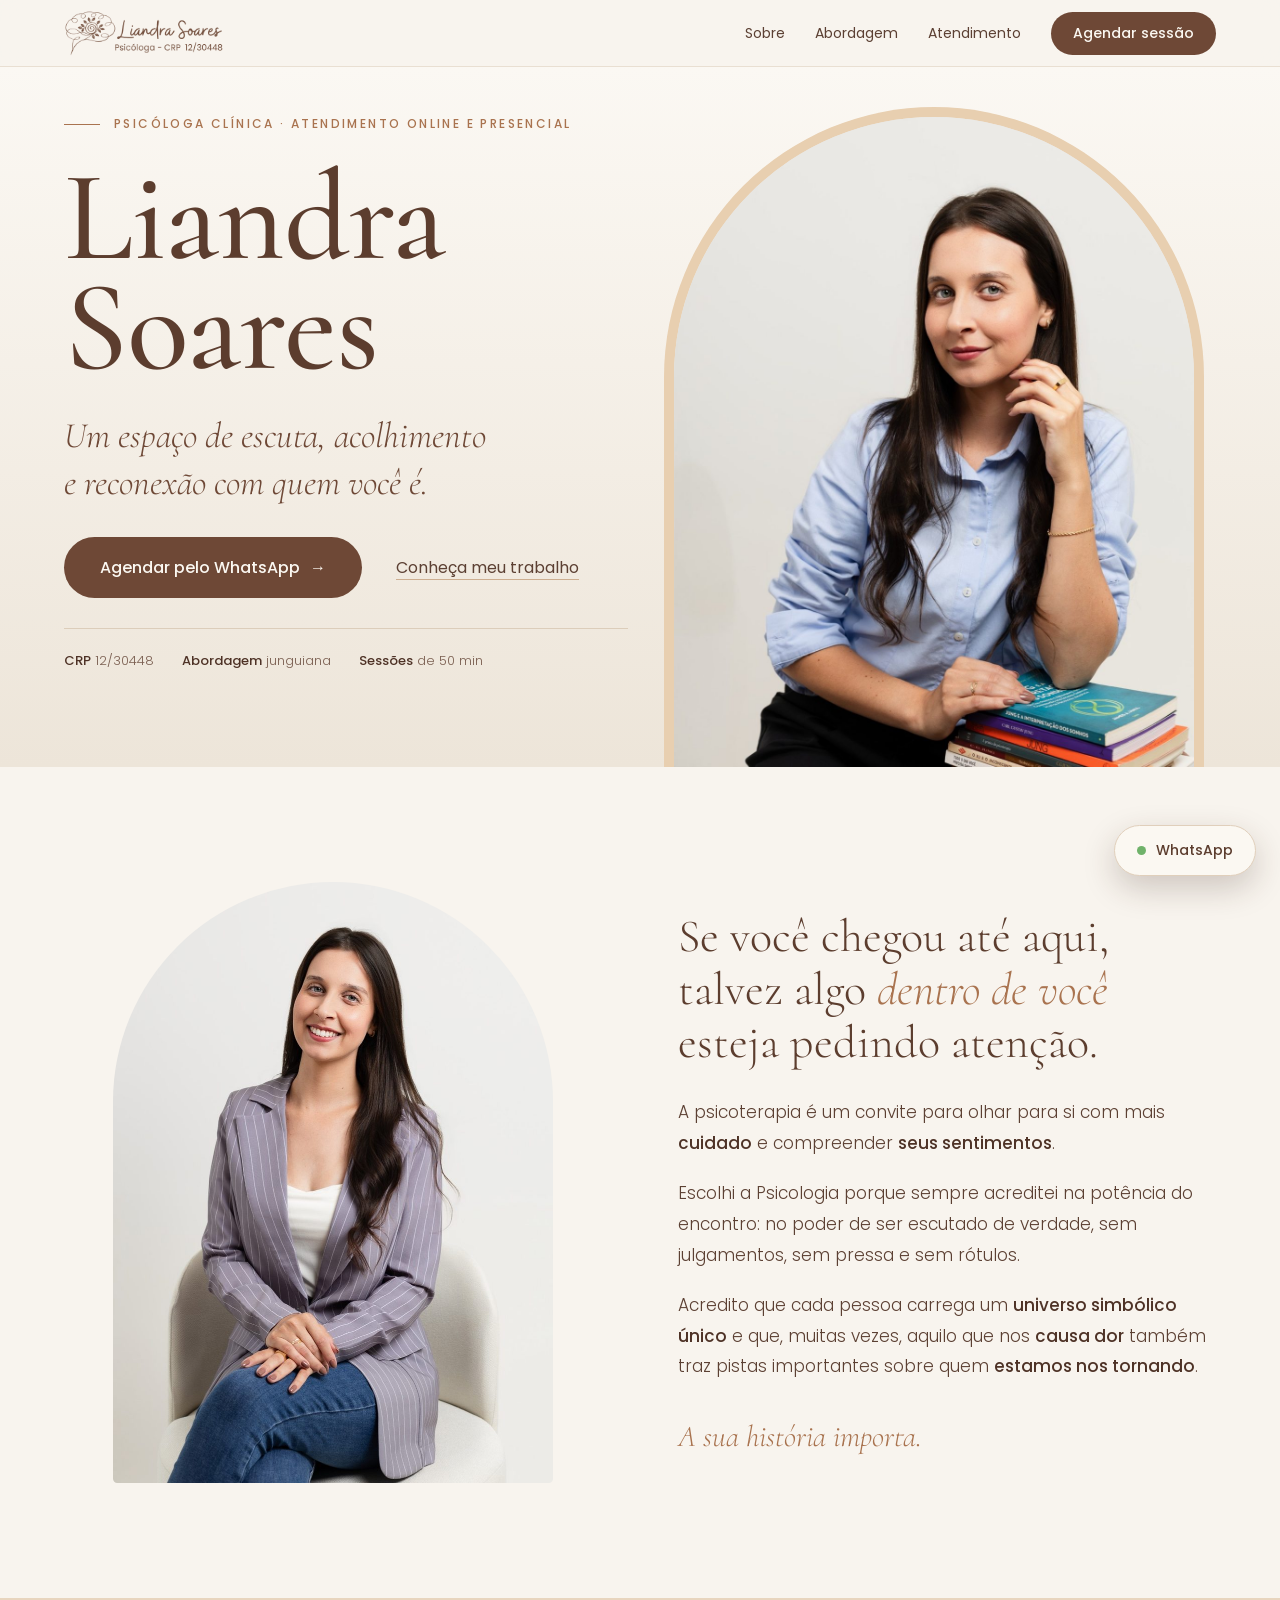
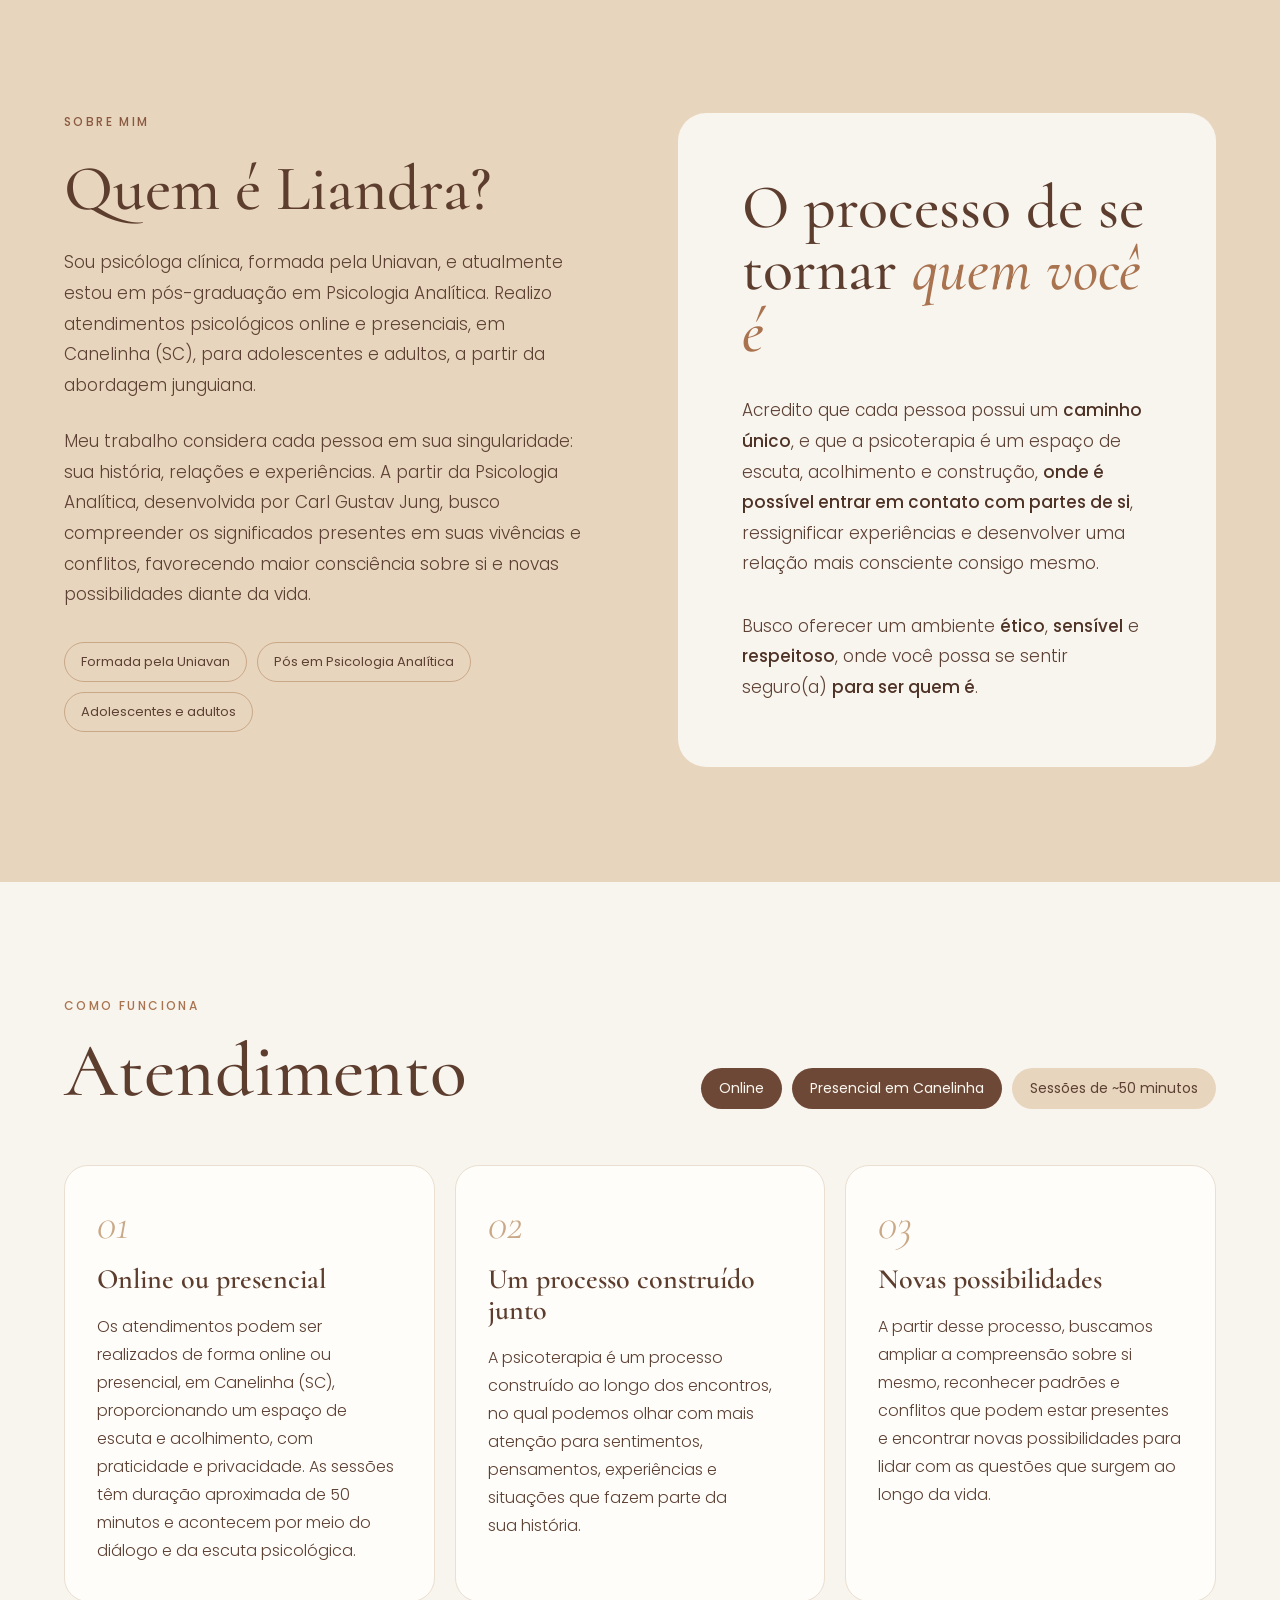
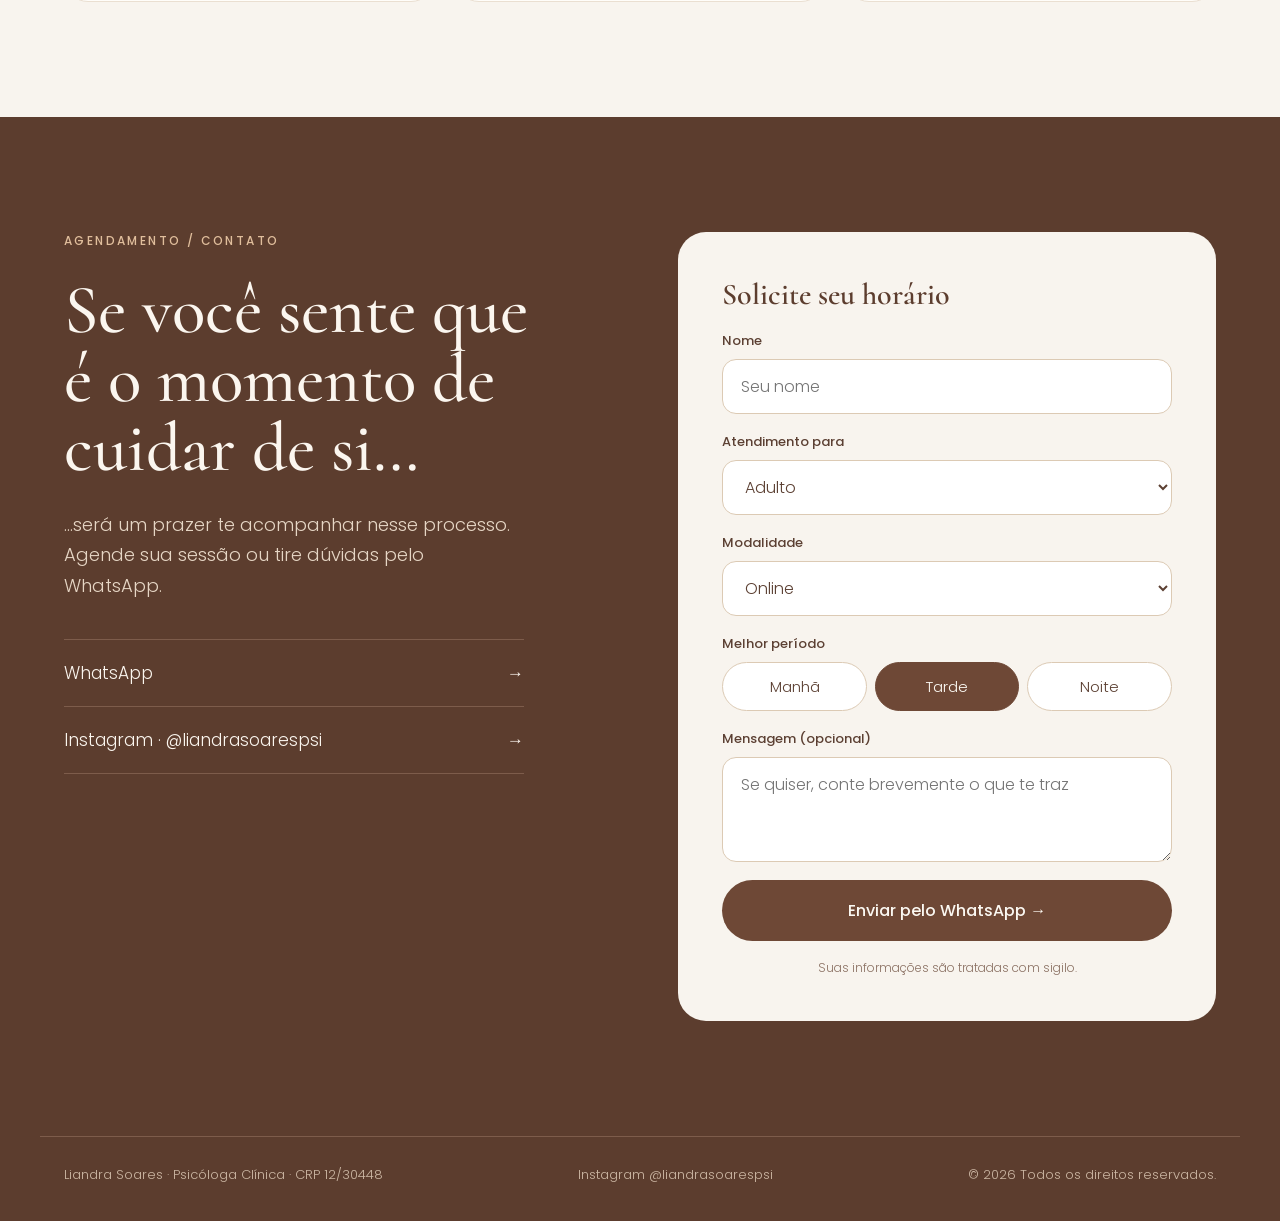
<file: index.html>
<!DOCTYPE html>
<html lang="pt-BR">
<head>
<meta charset="utf-8">
<meta name="viewport" content="width=device-width, initial-scale=1">
<title>Liandra Soares · Psicóloga Clínica</title>
<meta name="description" content="Liandra Soares, psicóloga clínica (CRP 12/30448). Atendimento online e presencial em Canelinha (SC) para adolescentes e adultos, a partir da abordagem junguiana.">
<link rel="icon" type="image/png" href="assets/logo.png">
<link rel="preconnect" href="https://fonts.googleapis.com">
<link rel="preconnect" href="https://fonts.gstatic.com" crossorigin>
<link href="https://fonts.googleapis.com/css2?family=Cormorant:ital,wght@0,400;0,500;0,600;1,400;1,500&amp;family=Poppins:wght@300;400;500;600&amp;display=swap" rel="stylesheet">
<link rel="stylesheet" href="css/styles.css">
<script src="js/main.js" defer></script>
</head>
<body>

<header class="site-header">
  <nav class="nav">
    <a href="#inicio" class="nav-logo"><img src="assets/logo.png" alt="Liandra Soares – Psicóloga CRP 12/30448"></a>
    <button type="button" class="nav-toggle" aria-expanded="false" aria-controls="menu" aria-label="Abrir menu">
      <span class="nav-toggle-bar" aria-hidden="true"></span>
      <span class="nav-toggle-bar" aria-hidden="true"></span>
      <span class="nav-toggle-bar" aria-hidden="true"></span>
    </button>
    <div class="nav-links" id="menu">
      <a href="#sobre" class="nav-link">Sobre</a>
      <a href="#processo" class="nav-link">Abordagem</a>
      <a href="#atendimento" class="nav-link">Atendimento</a>
      <a href="#contato" class="btn btn-nav">Agendar sessão</a>
    </div>
  </nav>
</header>

<main>
<section id="inicio" class="hero">
  <div class="hero-inner">
    <div class="hero-copy">
      <div class="eyebrow eyebrow-line hero-eyebrow"><span class="eyebrow-rule" aria-hidden="true"></span><span class="hero-eyebrow-text"><span>Psicóloga clínica</span><span class="only-mobile"> · CRP 12/30448</span><span class="sep"> · </span><span>Atendimento online e presencial</span></span></div>
      <h1 class="hero-title">Liandra<br>Soares</h1>
      <p class="hero-lead">Um espaço de escuta, acolhimento e reconexão com quem você é.</p>
      <div class="hero-actions">
        <a href="#" data-wa-link target="_blank" rel="noopener" class="btn btn-primary">Agendar pelo WhatsApp <span aria-hidden="true">→</span></a>
        <a href="#sobre" class="link-underline">Conheça meu trabalho</a>
      </div>
      <div class="hero-facts only-desktop">
        <span><strong>CRP</strong> 12/30448</span>
        <span><strong>Abordagem</strong> junguiana</span>
        <span><strong>Sessões</strong> de 50 min</span>
      </div>
    </div>
    <div class="hero-photo">
      <img src="assets/liandra-hero.jpg" alt="Liandra Soares, psicóloga, apoiada em uma pilha de livros de Jung" width="1120" height="1400">
    </div>
  </div>
</section>

<section id="sobre" class="intro">
  <div class="intro-inner">
    <div class="intro-photo-wrap">
      <div class="intro-photo">
        <img src="assets/liandra-sobre.jpg" alt="Liandra Soares sentada em uma poltrona" width="880" height="1200" loading="lazy">
      </div>
    </div>
    <div class="intro-copy">
      <p class="intro-quote">Se você chegou até aqui, talvez algo <em>dentro de você</em> esteja pedindo atenção.</p>
      <div class="intro-body">
        <p>A psicoterapia é um convite para olhar para si com mais <strong>cuidado</strong> e compreender <strong>seus sentimentos</strong>.</p>
        <p>Escolhi a Psicologia porque sempre acreditei na potência do encontro: no poder de ser escutado de verdade, sem julgamentos, sem pressa e sem rótulos.</p>
        <p>Acredito que cada pessoa carrega um <strong>universo simbólico único</strong> e que, muitas vezes, aquilo que nos <strong>causa dor</strong> também traz pistas importantes sobre quem <strong>estamos nos tornando</strong>.</p>
      </div>
      <p class="intro-close">A sua história importa.</p>
    </div>
  </div>
</section>

<section id="processo" class="about">
  <div class="about-inner">
    <div class="about-copy">
      <span class="eyebrow eyebrow-dark">Sobre mim</span>
      <h2 class="h2 about-title">Quem é Liandra?</h2>
      <p class="body-text">Sou psicóloga clínica, formada pela Uniavan, e atualmente estou em pós-graduação em Psicologia Analítica. Realizo atendimentos psicológicos online e presenciais, em Canelinha (SC), para adolescentes e adultos, a partir da abordagem junguiana.</p>
      <p class="body-text">Meu trabalho considera cada pessoa em sua singularidade: sua história, relações e experiências. A partir da Psicologia Analítica, desenvolvida por Carl Gustav Jung, busco compreender os significados presentes em suas vivências e conflitos, favorecendo maior consciência sobre si e novas possibilidades diante da vida.</p>
      <div class="badges only-desktop">
        <span class="badge">Formada pela Uniavan</span>
        <span class="badge">Pós em Psicologia Analítica</span>
        <span class="badge">Adolescentes e adultos</span>
      </div>
    </div>
    <div class="about-card">
      <h2 class="h2 about-card-title">O processo de se tornar <em>quem você é</em></h2>
      <p class="body-text">Acredito que cada pessoa possui um <strong>caminho único</strong>, e que a psicoterapia é um espaço de escuta, acolhimento e construção, <strong>onde é possível entrar em contato com partes de si</strong>, ressignificar experiências e desenvolver uma relação mais consciente consigo mesmo.</p>
      <p class="body-text">Busco oferecer um ambiente <strong>ético</strong>, <strong>sensível</strong> e <strong>respeitoso</strong>, onde você possa se sentir seguro(a) <strong>para ser quem é</strong>.</p>
    </div>
  </div>
</section>

<section id="atendimento" class="service">
  <div class="service-inner">
    <div class="service-head">
      <div class="service-head-title">
        <span class="eyebrow">Como funciona</span>
        <h2 class="h2 service-title">Atendimento</h2>
      </div>
      <div class="service-tags">
        <span class="tag tag-dark">Online</span>
        <span class="tag tag-dark">Presencial em Canelinha</span>
        <span class="tag tag-light">Sessões de ~50 minutos</span>
      </div>
    </div>
    <div class="steps">
      <article class="step">
        <span class="step-n">01</span>
        <h3 class="step-title">Online ou presencial</h3>
        <p>Os atendimentos podem ser realizados de forma online ou presencial, em Canelinha (SC), proporcionando um espaço de escuta e acolhimento, com praticidade e privacidade. As sessões têm duração aproximada de 50 minutos e acontecem por meio do diálogo e da escuta psicológica.</p>
      </article>
      <article class="step">
        <span class="step-n">02</span>
        <h3 class="step-title">Um processo construído junto</h3>
        <p>A psicoterapia é um processo construído ao longo dos encontros, no qual podemos olhar com mais atenção para sentimentos, pensamentos, experiências e situações que fazem parte da sua história.</p>
      </article>
      <article class="step">
        <span class="step-n">03</span>
        <h3 class="step-title">Novas possibilidades</h3>
        <p>A partir desse processo, buscamos ampliar a compreensão sobre si mesmo, reconhecer padrões e conflitos que podem estar presentes e encontrar novas possibilidades para lidar com as questões que surgem ao longo da vida.</p>
      </article>
    </div>
  </div>
</section>

<section id="contato" class="contact">
  <div class="contact-inner">
    <div class="contact-copy">
      <span class="eyebrow eyebrow-light">Agendamento / Contato</span>
      <h2 class="h2 contact-title">Se você sente que é o momento de cuidar de si…</h2>
      <p class="contact-lead">…será um prazer te acompanhar nesse processo. Agende sua sessão ou tire dúvidas pelo WhatsApp.</p>
      <div class="contact-links">
        <a href="#" data-wa-link target="_blank" rel="noopener" class="contact-link"><span>WhatsApp</span><span aria-hidden="true">→</span></a>
        <a href="https://www.instagram.com/liandrasoarespsi/" target="_blank" rel="noopener" class="contact-link"><span>Instagram · @liandrasoarespsi</span><span aria-hidden="true">→</span></a>
      </div>
    </div>

    <form class="form" id="agendamento">
      <div class="form-title">Solicite seu horário</div>
      <label class="field field-full">Nome
        <input name="nome" required placeholder="Seu nome" autocomplete="name">
      </label>
      <label class="field">Atendimento para
        <select name="publico">
          <option>Adulto</option>
          <option>Adolescente</option>
        </select>
      </label>
      <label class="field">Modalidade
        <select name="modalidade">
          <option>Online</option>
          <option>Presencial (Canelinha)</option>
        </select>
      </label>
      <div class="field field-full" role="group" aria-labelledby="periodo-label">
        <span id="periodo-label">Melhor período</span>
        <div class="periods">
          <button type="button" class="period" data-periodo="Manhã" aria-pressed="false">Manhã</button>
          <button type="button" class="period is-active" data-periodo="Tarde" aria-pressed="true">Tarde</button>
          <button type="button" class="period" data-periodo="Noite" aria-pressed="false">Noite</button>
        </div>
      </div>
      <label class="field field-full">Mensagem (opcional)
        <textarea name="msg" rows="3" placeholder="Se quiser, conte brevemente o que te traz"></textarea>
      </label>
      <button type="submit" class="btn-submit">Enviar pelo WhatsApp →</button>
      <span class="form-note">Suas informações são tratadas com sigilo.</span>
    </form>
  </div>
  <footer class="footer">
    <span>Liandra Soares · Psicóloga Clínica · CRP 12/30448</span>
    <a href="https://www.instagram.com/liandrasoarespsi/" target="_blank" rel="noopener">Instagram @liandrasoarespsi</a>
    <span>© <span id="ano">2026</span> Todos os direitos reservados.</span>
  </footer>
</section>
</main>

<a href="#" data-wa-link target="_blank" rel="noopener" aria-label="Conversar no WhatsApp" class="wa-float"><span class="wa-dot" aria-hidden="true"></span>WhatsApp</a>

</body>
</html>
</file>
<file: css/styles.css>
/* Liandra Soares — landing page */
:root {
  --bg: #F8F4EE;
  --bg-hero-top: #FBF8F3;
  --bg-hero-bottom: #EDE5D9;
  --sand: #E8D5BE;
  --arch: #E8CFB0;
  --card: #FFFDF9;
  --ink: #5C4033;
  --ink-strong: #4E3226;
  --heading: #5C3D2E;
  --brown: #6E4836;
  --caramel: #A9734F;
  --caramel-dark: #8A5A40;
  --muted-tan: #C9A887;
  --cream: #FBF8F2;
  --serif: 'Cormorant', serif;
  --sans: 'Poppins', sans-serif;
  --section-pad: clamp(72px, 9vw, 128px) 24px;
}

*, *::before, *::after { box-sizing: border-box; }
html { scroll-behavior: smooth; }
body {
  margin: 0;
  background: var(--bg);
  color: var(--ink);
  font-family: var(--sans);
  font-weight: 300;
  -webkit-font-smoothing: antialiased;
}
a { color: #7A5240; }
a:hover { color: var(--ink-strong); }
strong { font-weight: 500; color: var(--ink-strong); }
input, select, textarea, button { font-family: inherit; }
img { max-width: 100%; }
section[id] { scroll-margin-top: 66px; }

/* ---------- shared ---------- */
.eyebrow {
  font-size: 12px;
  font-weight: 500;
  letter-spacing: 0.2em;
  text-transform: uppercase;
  color: var(--caramel);
}
.eyebrow-dark { color: var(--caramel-dark); }
.eyebrow-light { color: #E0BE9C; }
.eyebrow-line { display: flex; align-items: center; gap: 14px; }
.eyebrow-line > .eyebrow-rule { width: 36px; height: 1px; background: var(--caramel); flex-shrink: 0; }

.h2 {
  margin: 0;
  font-family: var(--serif);
  font-weight: 500;
  line-height: 1;
  color: var(--heading);
}
.h2 em, .intro-quote em { color: var(--caramel); }

.body-text { margin: 0; font-size: 17px; line-height: 1.8; text-wrap: pretty; }

.btn {
  display: inline-flex;
  align-items: center;
  gap: 10px;
  background: var(--brown);
  color: var(--cream);
  border-radius: 999px;
  text-decoration: none;
  white-space: nowrap;
  font-weight: 500;
  transition: background-color .2s ease, color .2s ease;
}
.btn:hover { background: var(--ink-strong); color: var(--cream); }
.btn-nav { padding: 11px 22px; }
.btn-primary { padding: 18px 36px; font-size: 16px; }

/* ---------- header ---------- */
.site-header {
  position: sticky;
  top: 0;
  z-index: 20;
  background: rgba(248, 244, 238, 0.88);
  -webkit-backdrop-filter: blur(12px);
  backdrop-filter: blur(12px);
  border-bottom: 1px solid #E9DFD2;
}
.nav {
  max-width: 1200px;
  margin: 0 auto;
  padding: 10px 24px;
  display: flex;
  align-items: center;
  justify-content: space-between;
  gap: 20px;
  flex-wrap: wrap;
}
.nav-logo { display: block; width: 160px; height: 46px; }
.nav-logo img { width: 100%; height: 100%; object-fit: contain; display: block; }
.nav-links {
  display: flex;
  gap: 30px;
  align-items: center;
  flex-wrap: wrap;
  font-size: 14px;
  font-weight: 400;
}
.nav-link { color: var(--ink); text-decoration: none; transition: color .2s ease; }
.nav-link:hover { color: var(--caramel); }

/* menu button (mobile only) */
.nav-toggle {
  display: none;
  width: 46px;
  height: 46px;
  padding: 0;
  border: 1px solid #E0CFBB;
  border-radius: 999px;
  background: var(--cream);
  cursor: pointer;
  flex-direction: column;
  align-items: center;
  justify-content: center;
  gap: 5px;
}
.nav-toggle-bar {
  display: block;
  width: 18px;
  height: 1.5px;
  border-radius: 2px;
  background: var(--heading);
  transition: transform .25s ease, opacity .2s ease;
}
.site-header.is-open .nav-toggle-bar:nth-child(1) { transform: translateY(6.5px) rotate(45deg); }
.site-header.is-open .nav-toggle-bar:nth-child(2) { opacity: 0; }
.site-header.is-open .nav-toggle-bar:nth-child(3) { transform: translateY(-6.5px) rotate(-45deg); }

@media (max-width: 760px) {
  .nav { flex-wrap: nowrap; }
  .nav-toggle { display: flex; }
  .nav-links {
    display: none;
    position: absolute;
    top: 100%;
    left: 0;
    right: 0;
    flex-direction: column;
    align-items: stretch;
    gap: 0;
    padding: 8px 24px 24px;
    background: var(--bg);
    border-bottom: 1px solid #E9DFD2;
    box-shadow: 0 16px 32px rgba(60, 38, 28, 0.12);
    font-size: 17px;
  }
  .site-header.is-open .nav-links { display: flex; }
  .nav-link { padding: 16px 0; border-bottom: 1px solid #E9DFD2; }
  .btn-nav { margin-top: 20px; justify-content: center; padding: 16px 22px; }
}

/* ---------- hero ---------- */
.hero {
  background: linear-gradient(180deg, var(--bg-hero-top) 0%, var(--bg-hero-bottom) 100%);
  overflow: hidden;
}
.hero-inner {
  max-width: 1200px;
  margin: 0 auto;
  padding: 40px 24px 0;
  display: grid;
  grid-template-columns: repeat(auto-fit, minmax(min(100%, 460px), 1fr));
  gap: 24px;
  align-items: end;
}
.hero-copy {
  display: flex;
  flex-direction: column;
  gap: 30px;
  padding-bottom: 88px;
  align-self: center;
}
.hero-title {
  margin: 0;
  font-family: var(--serif);
  font-weight: 500;
  font-size: clamp(76px, 10vw, 148px);
  line-height: 0.86;
  letter-spacing: -0.01em;
  color: var(--heading);
}
.hero-lead {
  margin: 0;
  font-family: var(--serif);
  font-style: italic;
  font-size: clamp(26px, 2.8vw, 36px);
  line-height: 1.3;
  color: var(--brown);
  max-width: 520px;
  text-wrap: balance;
}
.hero-actions { display: flex; gap: 14px; flex-wrap: wrap; align-items: center; }
.link-underline {
  color: var(--ink);
  padding: 18px 20px;
  font-size: 16px;
  font-weight: 400;
  white-space: nowrap;
  text-decoration: underline;
  text-underline-offset: 6px;
  text-decoration-color: #CDAE90;
  transition: color .2s ease;
}
.link-underline:hover { color: var(--caramel); }
.hero-facts {
  display: flex;
  gap: 28px;
  flex-wrap: wrap;
  padding-top: 22px;
  border-top: 1px solid #DCCDBA;
  font-size: 13px;
  color: #7A5E50;
}
.hero-photo {
  position: relative;
  width: 100%;
  max-width: 520px;
  aspect-ratio: 4 / 5;
  justify-self: center;
  border-radius: 999px 999px 0 0;
  overflow: hidden;
  background: #EDEBE8;
  box-shadow: 0 0 0 10px var(--arch);
  margin-top: 10px;
}
.hero-photo img {
  width: 100%;
  height: 100%;
  object-fit: cover;
  object-position: 55% 30%;
  display: block;
}

/* ---------- intro ---------- */
.intro { background: var(--bg); }
.intro-inner {
  max-width: 1200px;
  margin: 0 auto;
  padding: var(--section-pad);
  display: grid;
  grid-template-columns: repeat(auto-fit, minmax(min(100%, 420px), 1fr));
  gap: clamp(40px, 6vw, 96px);
  align-items: center;
}
.intro-photo-wrap { display: flex; justify-content: center; }
.intro-photo {
  width: 100%;
  max-width: 440px;
  aspect-ratio: 520 / 710;
  border-radius: 999px 999px 20px 20px;
  overflow: hidden;
  background: #EDEBE8;
}
.intro-photo img { width: 100%; height: 100%; object-fit: cover; display: block; }
.intro-copy { display: flex; flex-direction: column; gap: 28px; }
.intro-quote {
  margin: 0;
  font-family: var(--serif);
  font-size: clamp(34px, 3.6vw, 48px);
  line-height: 1.15;
  color: var(--heading);
  text-wrap: balance;
}
.intro-body {
  display: flex;
  flex-direction: column;
  gap: 20px;
  font-size: 17px;
  line-height: 1.8;
  max-width: 540px;
}
.intro-body p { margin: 0; text-wrap: pretty; }
.intro-close {
  margin: 8px 0 0;
  font-family: var(--serif);
  font-style: italic;
  font-size: 30px;
  color: var(--caramel);
}

/* ---------- about ---------- */
.about { background: var(--sand); }
.about-inner {
  max-width: 1200px;
  margin: 0 auto;
  padding: var(--section-pad);
  display: grid;
  grid-template-columns: repeat(auto-fit, minmax(min(100%, 420px), 1fr));
  gap: clamp(48px, 6vw, 96px);
}
.about-copy { display: flex; flex-direction: column; gap: 26px; }
.about-title { font-size: clamp(44px, 5vw, 64px); }
.badges { display: flex; flex-wrap: wrap; gap: 10px; margin-top: 6px; }
.badge {
  padding: 9px 16px;
  border: 1px solid var(--muted-tan);
  border-radius: 999px;
  font-size: 13px;
  font-weight: 400;
}
.about-card {
  background: var(--bg);
  border-radius: 28px;
  padding: clamp(36px, 5vw, 64px);
  display: flex;
  flex-direction: column;
  gap: 32px;
  align-self: start;
}
.about-card-title { font-size: clamp(42px, 5vw, 62px); }

/* ---------- service ---------- */
.service { background: var(--bg); }
.service-inner {
  max-width: 1200px;
  margin: 0 auto;
  padding: var(--section-pad);
  display: flex;
  flex-direction: column;
  gap: 56px;
}
.service-head {
  display: flex;
  justify-content: space-between;
  align-items: flex-end;
  gap: 24px;
  flex-wrap: wrap;
}
.service-head-title { display: flex; flex-direction: column; gap: 18px; }
.service-title { font-size: clamp(48px, 6vw, 76px); }
.service-tags { display: flex; gap: 10px; flex-wrap: wrap; }
.tag { padding: 10px 18px; border-radius: 999px; font-size: 14px; font-weight: 400; }
.tag-dark { background: var(--brown); color: var(--cream); }
.tag-light { background: var(--sand); }
.steps {
  display: grid;
  grid-template-columns: repeat(auto-fit, minmax(min(100%, 280px), 1fr));
  gap: 20px;
}
.step {
  background: var(--card);
  border: 1px solid #EADFD1;
  border-radius: 24px;
  padding: 36px 32px;
  display: flex;
  flex-direction: column;
  gap: 18px;
}
.step-n {
  font-family: var(--serif);
  font-style: italic;
  font-size: 44px;
  line-height: 1;
  color: var(--muted-tan);
}
.step-title {
  margin: 0;
  font-family: var(--serif);
  font-weight: 600;
  font-size: 28px;
  line-height: 1.1;
  color: var(--heading);
}
.step p { margin: 0; font-size: 16px; line-height: 1.75; text-wrap: pretty; }

/* ---------- contact ---------- */
.contact { background: var(--heading); color: #F3E9DD; }
.contact-inner {
  max-width: 1200px;
  margin: 0 auto;
  padding: clamp(72px, 9vw, 120px) 24px;
  display: grid;
  grid-template-columns: repeat(auto-fit, minmax(min(100%, 420px), 1fr));
  gap: clamp(40px, 6vw, 88px);
  align-items: start;
}
.contact-copy { display: flex; flex-direction: column; gap: 26px; }
.contact-title {
  font-size: clamp(44px, 5.4vw, 70px);
  color: #FBF6EF;
  text-wrap: balance;
}
.contact-lead {
  margin: 0;
  font-size: 18px;
  line-height: 1.7;
  color: #E6D6C5;
  max-width: 460px;
}
.contact-links { display: flex; flex-direction: column; margin-top: 12px; max-width: 460px; }
.contact-link {
  display: flex;
  justify-content: space-between;
  align-items: center;
  padding: 20px 0;
  border-top: 1px solid #7D5C4B;
  color: #FBF6EF;
  text-decoration: none;
  font-size: 17px;
  transition: color .2s ease;
}
.contact-link:last-child { border-bottom: 1px solid #7D5C4B; }
.contact-link:hover { color: #E0BE9C; }

.form {
  background: var(--bg);
  color: var(--ink);
  border-radius: 28px;
  padding: clamp(28px, 4vw, 44px);
  display: grid;
  grid-template-columns: repeat(auto-fit, minmax(min(100%, 220px), 1fr));
  gap: 18px;
}
.form-title {
  grid-column: 1 / -1;
  font-family: var(--serif);
  font-weight: 600;
  font-size: 30px;
  color: var(--heading);
}
.field {
  display: flex;
  flex-direction: column;
  gap: 8px;
  font-size: 13px;
  font-weight: 500;
}
.field-full { grid-column: 1 / -1; }
.field input,
.field select,
.field textarea {
  padding: 14px 18px;
  border: 1px solid #DCCAB4;
  border-radius: 14px;
  font-size: 16px;
  font-weight: 300;
  background: #fff;
  color: var(--ink);
  outline-color: var(--caramel);
}
.field textarea { resize: vertical; }
.periods { display: flex; gap: 8px; flex-wrap: wrap; }
.period {
  flex: 1;
  min-width: 90px;
  padding: 12px;
  border-radius: 999px;
  font-size: 15px;
  font-weight: 300;
  cursor: pointer;
  border: 1px solid #DCCAB4;
  background: #fff;
  color: var(--ink);
  transition: background-color .2s ease, color .2s ease, border-color .2s ease;
}
.period.is-active { background: var(--brown); color: var(--cream); border-color: var(--brown); }
.btn-submit {
  grid-column: 1 / -1;
  background: var(--brown);
  color: var(--cream);
  border: none;
  padding: 18px;
  border-radius: 999px;
  font-size: 16px;
  font-weight: 500;
  cursor: pointer;
  transition: background-color .2s ease;
}
.btn-submit:hover { background: var(--ink-strong); }
.form-note { grid-column: 1 / -1; font-size: 12px; color: #8A7062; text-align: center; }

.footer {
  max-width: 1200px;
  margin: 0 auto;
  padding: 28px 24px 36px;
  border-top: 1px solid #7D5C4B;
  display: flex;
  justify-content: space-between;
  gap: 12px;
  flex-wrap: wrap;
  font-size: 13px;
  color: #CDB8A5;
}
.footer a { color: #CDB8A5; text-decoration: none; transition: color .2s ease; }
.footer a:hover { color: #FBF6EF; }

/* ---------- floating WhatsApp ---------- */
.wa-float {
  position: fixed;
  right: 24px;
  bottom: 24px;
  z-index: 30;
  background: var(--cream);
  color: var(--heading);
  border: 1px solid #E0CFBB;
  padding: 14px 22px;
  border-radius: 999px;
  font-size: 14px;
  font-weight: 500;
  text-decoration: none;
  box-shadow: 0 12px 32px rgba(60, 38, 28, 0.22);
  display: flex;
  align-items: center;
  gap: 10px;
  transition: background-color .2s ease, color .2s ease;
}
.wa-float:hover { background: var(--brown); color: var(--cream); }
.wa-dot { width: 9px; height: 9px; border-radius: 50%; background: #6FB26A; }

/* ---------- desktop / mobile variants ---------- */
.only-mobile { display: none; }

@media (max-width: 640px) {
  .only-desktop { display: none !important; }
  .only-mobile { display: inline; }
  .hero-eyebrow { align-items: flex-start; line-height: 1.7; }
  .hero-eyebrow .eyebrow-rule { margin-top: 0.85em; flex-shrink: 0; }
  .hero-eyebrow .sep { display: block; height: 0; overflow: hidden; }
  .hero-copy { padding-bottom: 56px; }
}

@media (prefers-reduced-motion: reduce) {
  html { scroll-behavior: auto; }
  * { transition: none !important; }
}
</file>
